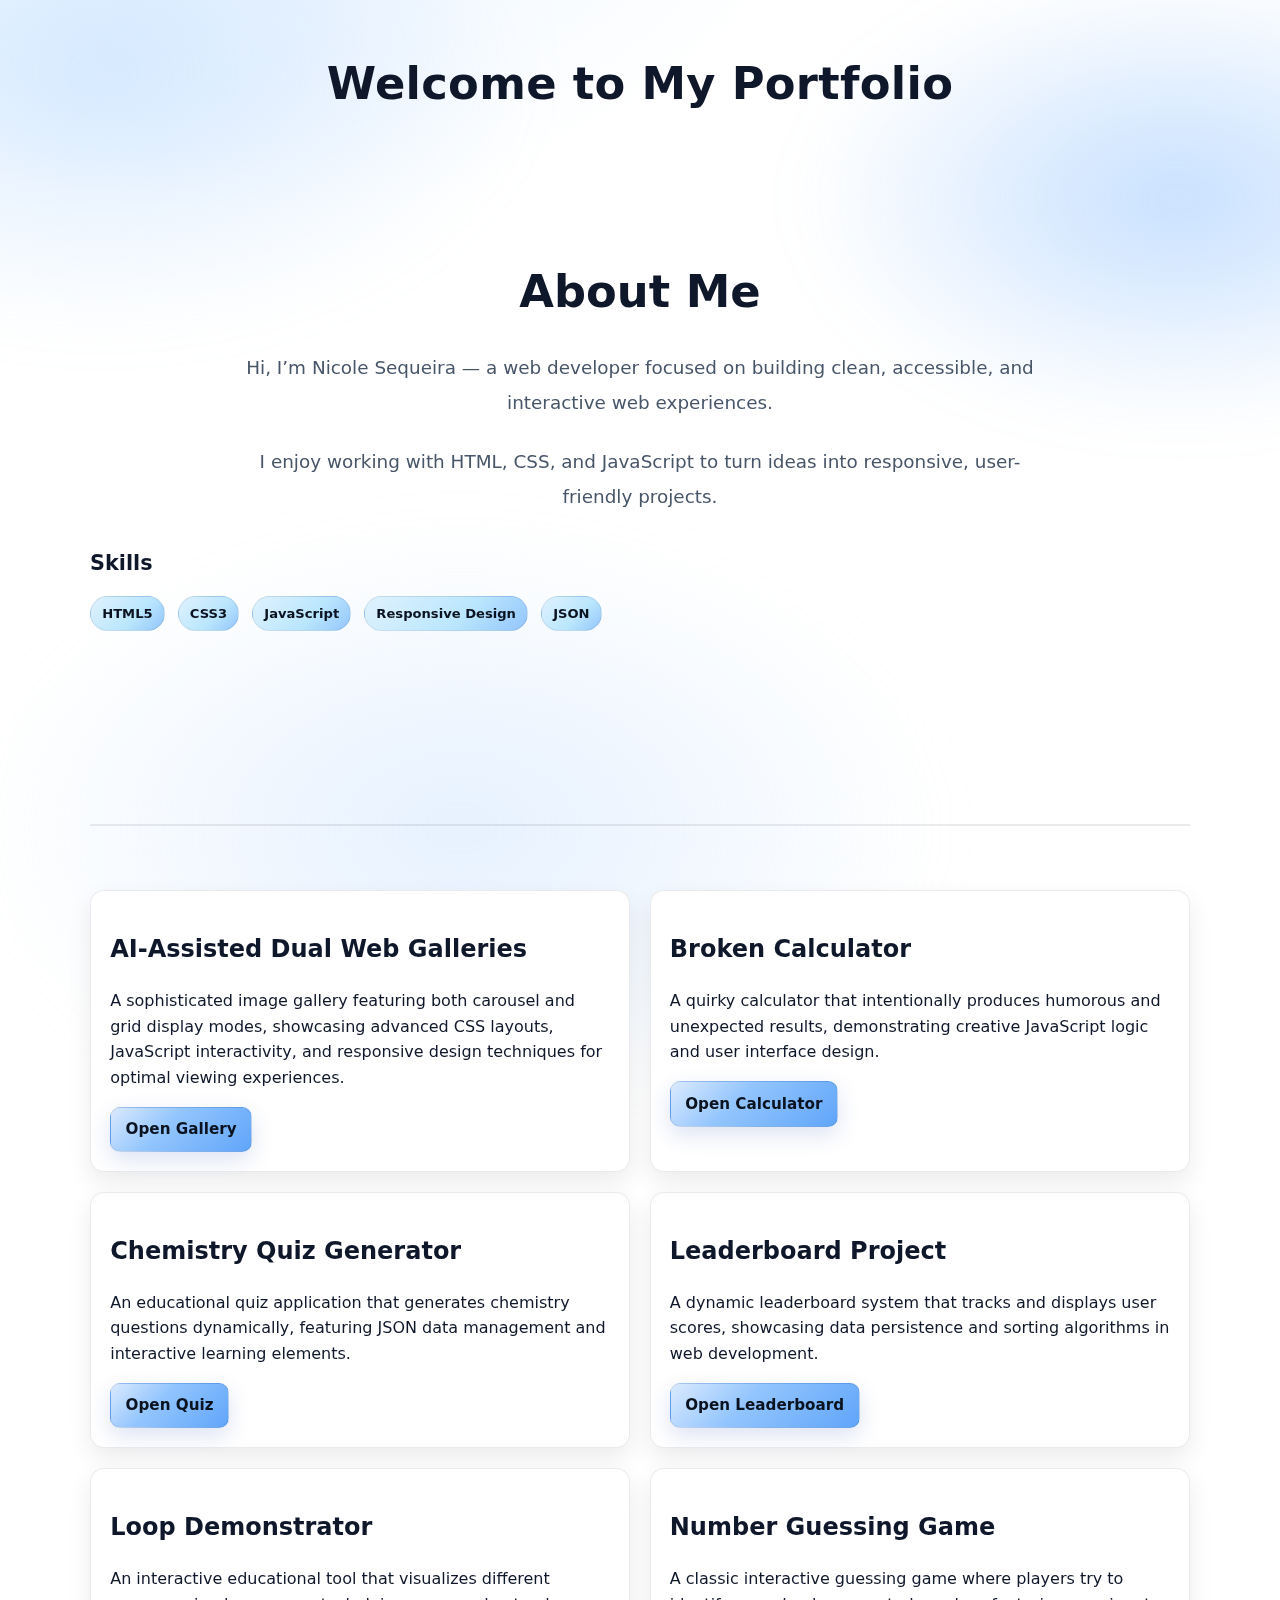
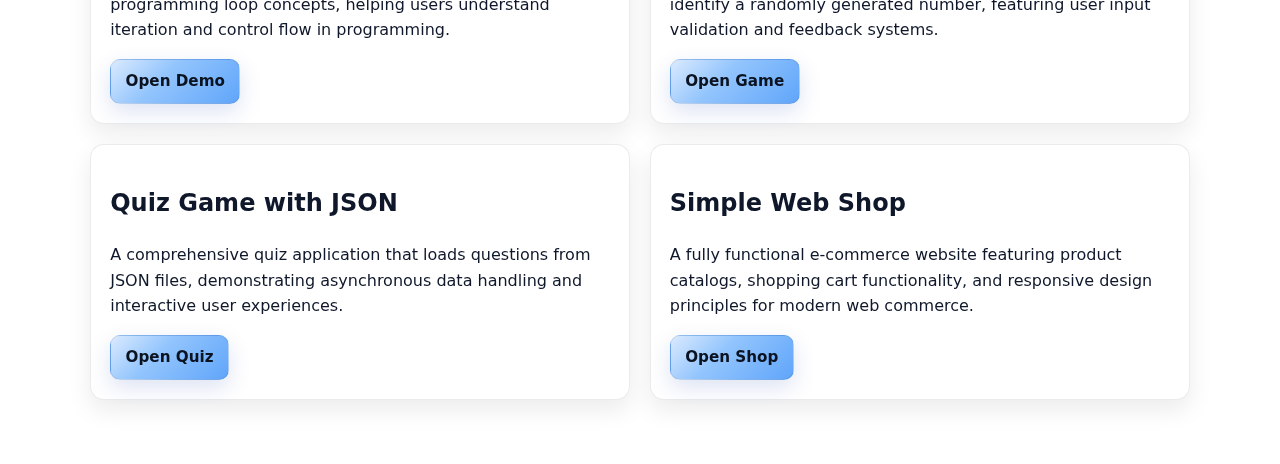
<file: Index.HTML>
<!DOCTYPE html>
<html lang="en">

<head>
    <meta charset="UTF-8">
    <meta name="viewport" content="width=device-width, initial-scale=1.0">
    <title>Website Portfolio</title>
    <link rel="shortcut icon" href="./imgs/star-favicon.png" type="image/x-icon">
    <link rel="stylesheet" href="Main.CSS">
</head>

<body>
    <main class="container">
        <header class="site-header">
            <h1>Welcome to My Portfolio</h1>
        </header>

<section class="about-me" aria-labelledby="about-title">
    <div class="about-content">
        <h2 id="about-title">About Me</h2>
        <p>Hi, I’m Nicole Sequeira — a web developer focused on building clean, accessible, and interactive web experiences.</p>
        <p>I enjoy working with HTML, CSS, and JavaScript to turn ideas into responsive, user-friendly projects.</p>

        <div class="skills">
            <h3>Skills</h3>
            <div class="skill-tags">
                <span class="skill-tag">HTML5</span>
                <span class="skill-tag">CSS3</span>
                <span class="skill-tag">JavaScript</span>
                <span class="skill-tag">Responsive Design</span>
                <span class="skill-tag">JSON</span>
            </div>
        </div>
        
        <!-- Scroll to projects button -->
        <button class="scroll-btn" onclick="document.getElementById('projects').scrollIntoView({behavior: 'smooth'})">
            <span>View My Projects</span>
            <svg width="20" height="20" viewBox="0 0 24 24" fill="none">
                <path d="M7 10l5 5 5-5" stroke="currentColor" stroke-width="2" stroke-linecap="round" stroke-linejoin="round"/>
            </svg>
        </button>
    </div>
</section>

        <section class="projects" id="projects">
            <div class="projects-container">
                <div class="project-card">
                    <h2>AI-Assisted Dual Web Galleries</h2>
                    <p>A sophisticated image gallery featuring both carousel and grid display modes, showcasing advanced CSS layouts, JavaScript interactivity, and responsive design techniques for optimal viewing experiences.</p>
                    <a class="btn" href="/Projects/AI-Assisted Dual Web Galleries/index.html" target="_blank" rel="noopener">Open
                        Gallery</a>
                </div>
                <div class="project-card">
                    <h2>Broken Calculator</h2>
                    <p>A quirky calculator that intentionally produces humorous and unexpected results, demonstrating creative JavaScript logic and user interface design.</p>
                    <a class="btn" href="/Projects/Broken Calculator/index.html" target="_blank" rel="noopener">Open
                        Calculator</a>
                </div>
                <div class="project-card">
                    <H2>Chemistry Quiz Generator</H2>
                    <p>An educational quiz application that generates chemistry questions dynamically, featuring JSON data management and interactive learning elements.</p>
                    <a class="btn" href="/Projects/Chemistry Quiz Generator/index.html" target="_blank" rel="noopener">Open Quiz</a>
                </div>
                 <div class="project-card">
                    <H2>Leaderboard Project</H2>
                    <p>A dynamic leaderboard system that tracks and displays user scores, showcasing data persistence and sorting algorithms in web development.</p>
                    <a class="btn" href="/Projects/Leaderboard Project/index.html" target="_blank" rel="noopener">Open Leaderboard</a>
                </div>
                 <div class="project-card">
                    <H2>Loop Demonstrator</H2>
                    <p>An interactive educational tool that visualizes different programming loop concepts, helping users understand iteration and control flow in programming.</p>
                    <a class="btn" href="/Projects/Loop Demonstrator/index.html" target="_blank" rel="noopener">Open Demo</a>
                </div>
                 <div class="project-card">
                    <H2>Number Guessing Game</H2>
                    <p>A classic interactive guessing game where players try to identify a randomly generated number, featuring user input validation and feedback systems.</p>
                    <a class="btn" href="/Projects/Number Guessing Game/Index.html" target="_blank" rel="noopener">Open Game</a>
                </div>
                 <div class="project-card">
                    <H2>Quiz Game with JSON</H2>
                    <p>A comprehensive quiz application that loads questions from JSON files, demonstrating asynchronous data handling and interactive user experiences.</p>
                    <a class="btn" href="/Projects/Quiz Game with JSON/Index.html" target="_blank" rel="noopener">Open Quiz</a>
                </div>
                 <div class="project-card">
                    <H2>Simple Web Shop</H2>
                    <p>A fully functional e-commerce website featuring product catalogs, shopping cart functionality, and responsive design principles for modern web commerce.</p>
                    <a class="btn" href="/Projects/Simple Web Shop Expansion Project/index.html" target="_blank" rel="noopener">Open Shop</a>
                </div>
            </div>
        </section>
    </main>
</body>

</html>
</file>
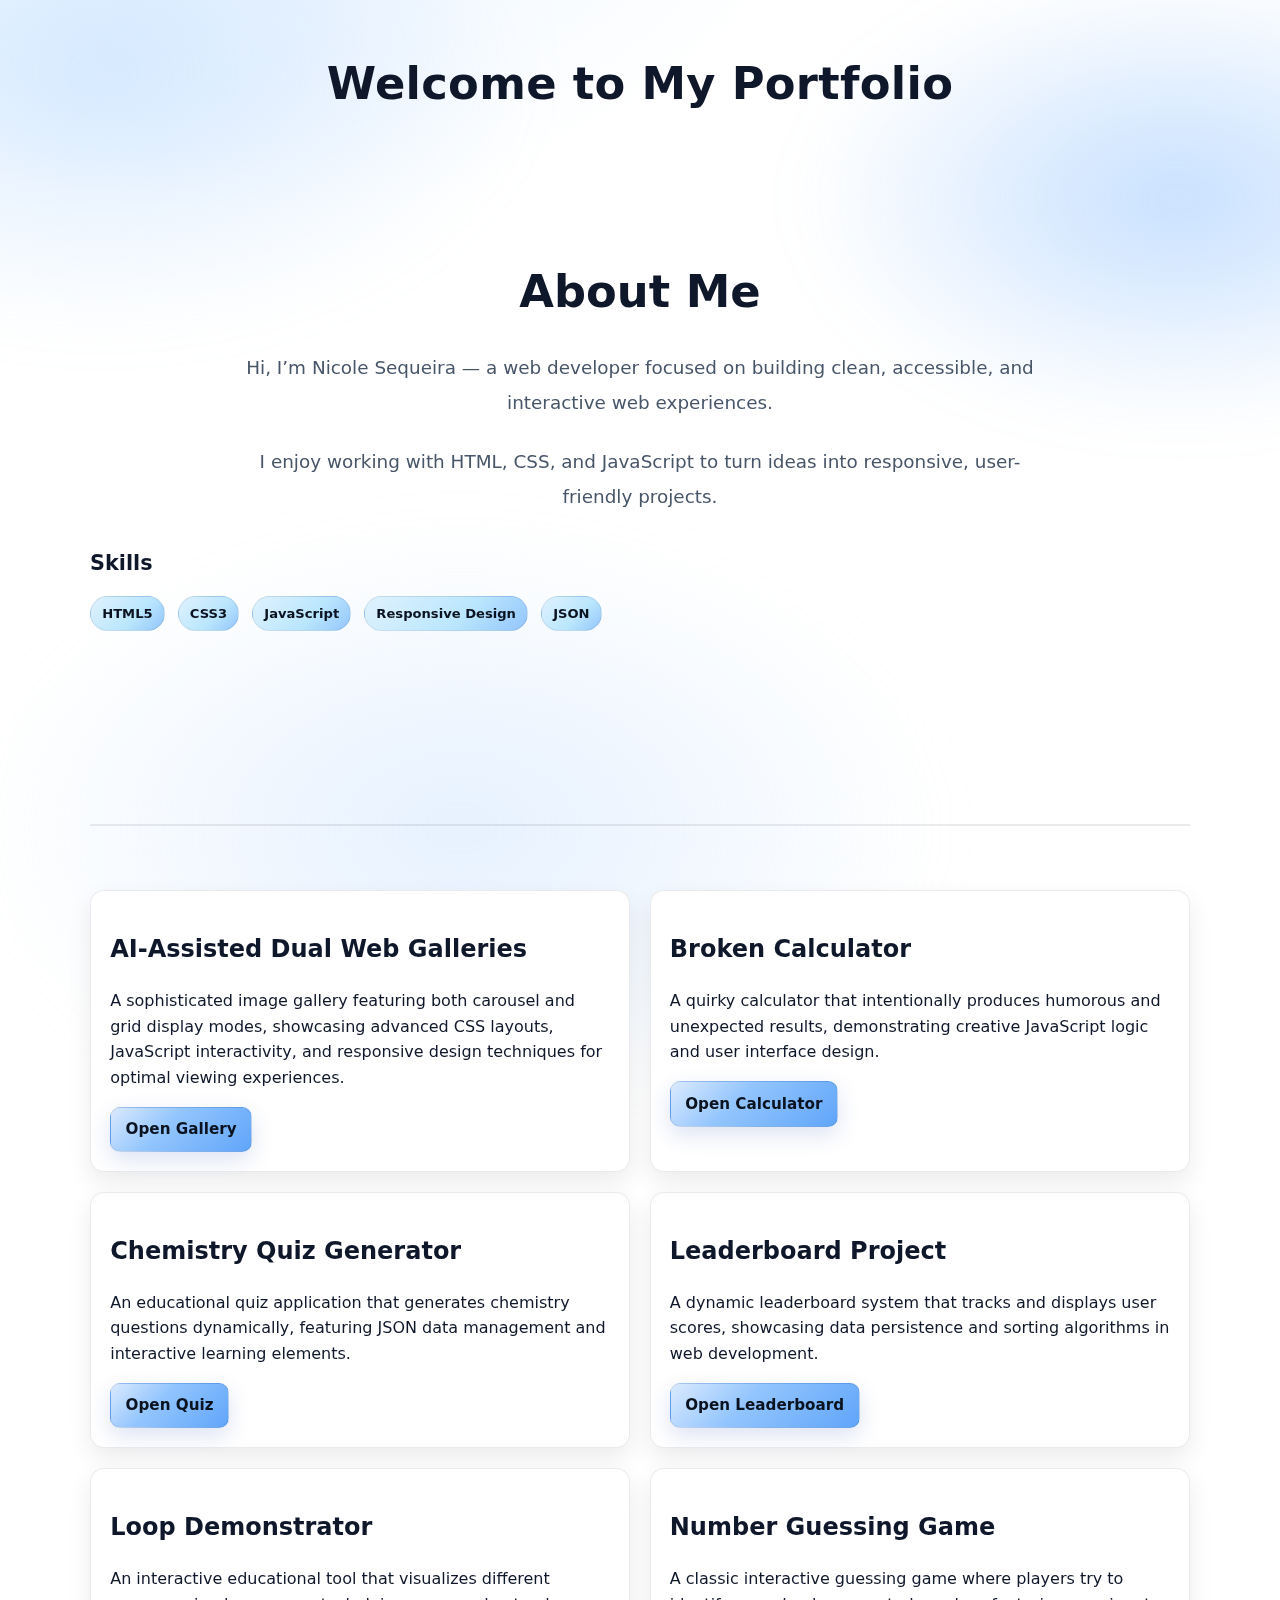
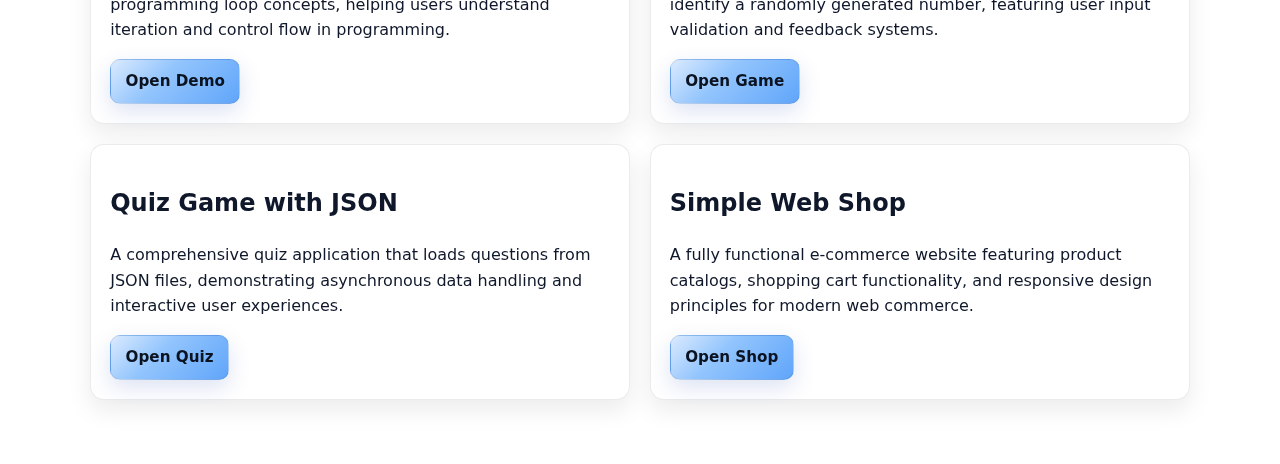
<file: index.html>
<!DOCTYPE html>
<html lang="en">

<head>
    <meta charset="UTF-8">
    <meta name="viewport" content="width=device-width, initial-scale=1.0">
    <title>Website Portfolio</title>
    <link rel="shortcut icon" href="./imgs/star-favicon.png" type="image/x-icon">
    <link rel="stylesheet" href="main.css">
</head>

<body>
    <main class="container">
        <header class="site-header">
            <h1>Welcome to My Portfolio</h1>
        </header>

<section class="about-me" aria-labelledby="about-title">
    <div class="about-content">
        <h2 id="about-title">About Me</h2>
        <p>Hi, I’m Nicole Sequeira — a web developer focused on building clean, accessible, and interactive web experiences.</p>
        <p>I enjoy working with HTML, CSS, and JavaScript to turn ideas into responsive, user-friendly projects.</p>

        <div class="skills">
            <h3>Skills</h3>
            <div class="skill-tags">
                <span class="skill-tag">HTML5</span>
                <span class="skill-tag">CSS3</span>
                <span class="skill-tag">JavaScript</span>
                <span class="skill-tag">Responsive Design</span>
                <span class="skill-tag">JSON</span>
            </div>
        </div>
        
        <!-- Scroll to projects button -->
        <button class="scroll-btn" onclick="document.getElementById('projects').scrollIntoView({behavior: 'smooth'})">
            <span>View My Projects</span>
            <svg width="20" height="20" viewBox="0 0 24 24" fill="none">
                <path d="M7 10l5 5 5-5" stroke="currentColor" stroke-width="2" stroke-linecap="round" stroke-linejoin="round"/>
            </svg>
        </button>
    </div>
</section>

        <section class="projects" id="projects">
            <div class="projects-container">
                <div class="project-card">
                    <h2>AI-Assisted Dual Web Galleries</h2>
                    <p>A sophisticated image gallery featuring both carousel and grid display modes, showcasing advanced CSS layouts, JavaScript interactivity, and responsive design techniques for optimal viewing experiences.</p>
                    <a class="btn" href="/Projects/AI-Assisted Dual Web Galleries/index.html" target="_blank" rel="noopener">Open
                        Gallery</a>
                </div>
                <div class="project-card">
                    <h2>Broken Calculator</h2>
                    <p>A quirky calculator that intentionally produces humorous and unexpected results, demonstrating creative JavaScript logic and user interface design.</p>
                    <a class="btn" href="/Projects/Broken Calculator/index.html" target="_blank" rel="noopener">Open
                        Calculator</a>
                </div>
                <div class="project-card">
                    <H2>Chemistry Quiz Generator</H2>
                    <p>An educational quiz application that generates chemistry questions dynamically, featuring JSON data management and interactive learning elements.</p>
                    <a class="btn" href="/Projects/Chemistry Quiz Generator/index.html" target="_blank" rel="noopener">Open Quiz</a>
                </div>
                 <div class="project-card">
                    <H2>Leaderboard Project</H2>
                    <p>A dynamic leaderboard system that tracks and displays user scores, showcasing data persistence and sorting algorithms in web development.</p>
                    <a class="btn" href="/Projects/Leaderboard Project/index.html" target="_blank" rel="noopener">Open Leaderboard</a>
                </div>
                 <div class="project-card">
                    <H2>Loop Demonstrator</H2>
                    <p>An interactive educational tool that visualizes different programming loop concepts, helping users understand iteration and control flow in programming.</p>
                    <a class="btn" href="/Projects/Loop Demonstrator/index.html" target="_blank" rel="noopener">Open Demo</a>
                </div>
                 <div class="project-card">
                    <H2>Number Guessing Game</H2>
                    <p>A classic interactive guessing game where players try to identify a randomly generated number, featuring user input validation and feedback systems.</p>
                    <a class="btn" href="/Projects/Number Guessing Game/Index.html" target="_blank" rel="noopener">Open Game</a>
                </div>
                 <div class="project-card">
                    <H2>Quiz Game with JSON</H2>
                    <p>A comprehensive quiz application that loads questions from JSON files, demonstrating asynchronous data handling and interactive user experiences.</p>
                    <a class="btn" href="/Projects/Quiz Game with JSON/Index.html" target="_blank" rel="noopener">Open Quiz</a>
                </div>
                 <div class="project-card">
                    <H2>Simple Web Shop</H2>
                    <p>A fully functional e-commerce website featuring product catalogs, shopping cart functionality, and responsive design principles for modern web commerce.</p>
                    <a class="btn" href="/Projects/Simple Web Shop Expansion Project/index.html" target="_blank" rel="noopener">Open Shop</a>
                </div>
            </div>
        </section>
    </main>
</body>

</html>
</file>
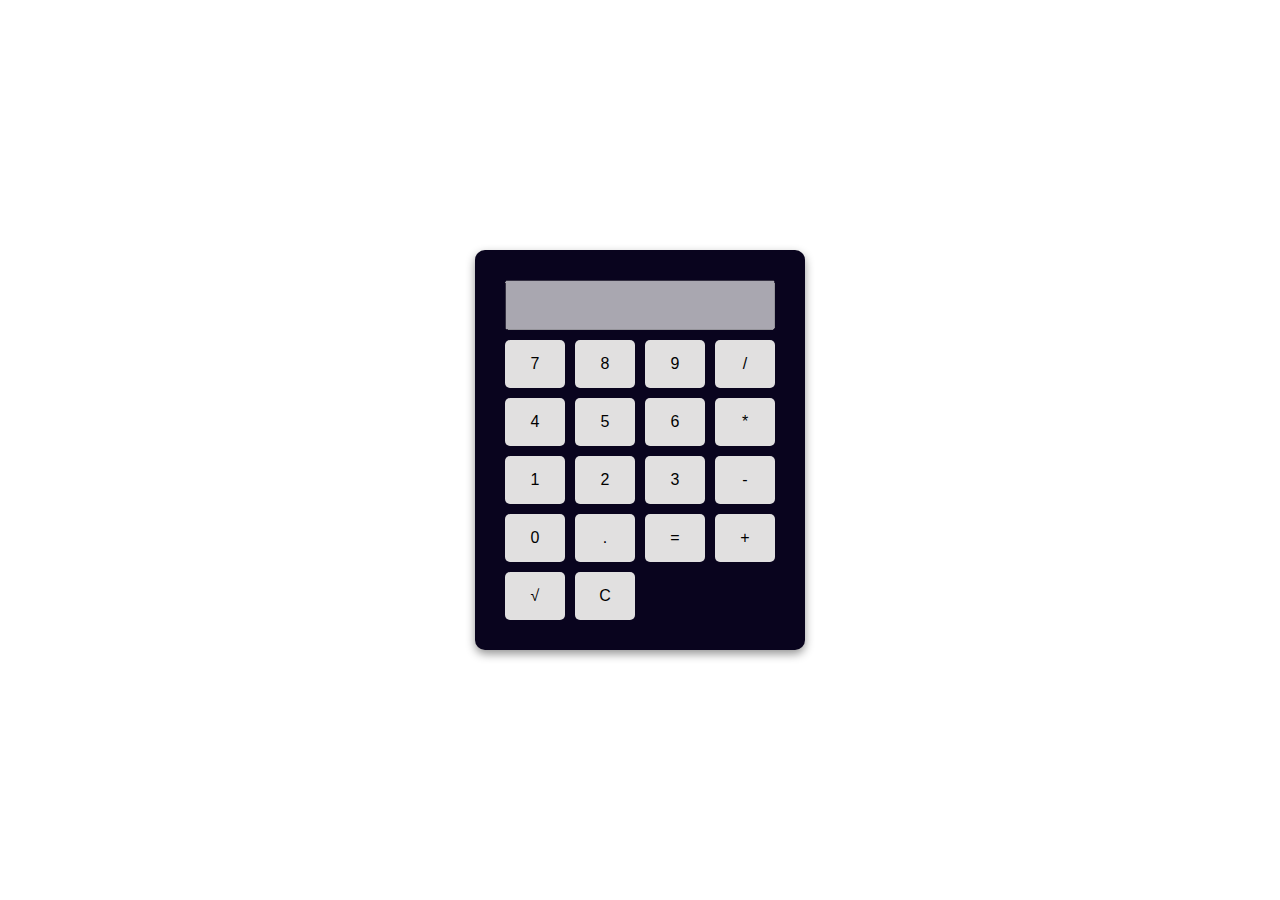
<file: Projects/Broken Calculator/index.html>
<!DOCTYPE html>
<html lang="en">

<head>
    <meta charset="UTF-8">
    <meta name="viewport" content="width=device-width, initial-scale=1.0">
    <title>Broken Calculator Starter</title>
    <link rel="stylesheet" href="Main.css">
</head>

<body>
    <div class="calculator">
        <input type="text" id="display" class="display" disabled>
        <div class="buttons">
            <button>7</button>
            <button>8</button>
            <button>9</button>
            <button>/</button>
            <button>4</button>
            <button>5</button>
            <button>6</button>
            <button>*</button>
            <button>1</button>
            <button>2</button>
            <button>3</button>
            <button>-</button>
            <button>0</button>
            <button>.</button>
            <button>=</button>
            <button>+</button>
            <button id="sqrt">√</button>
            <button id="clear">C</button>
        </div>
    </div>
    <script src="Script.js"></script>
</body>

</html>
</file>
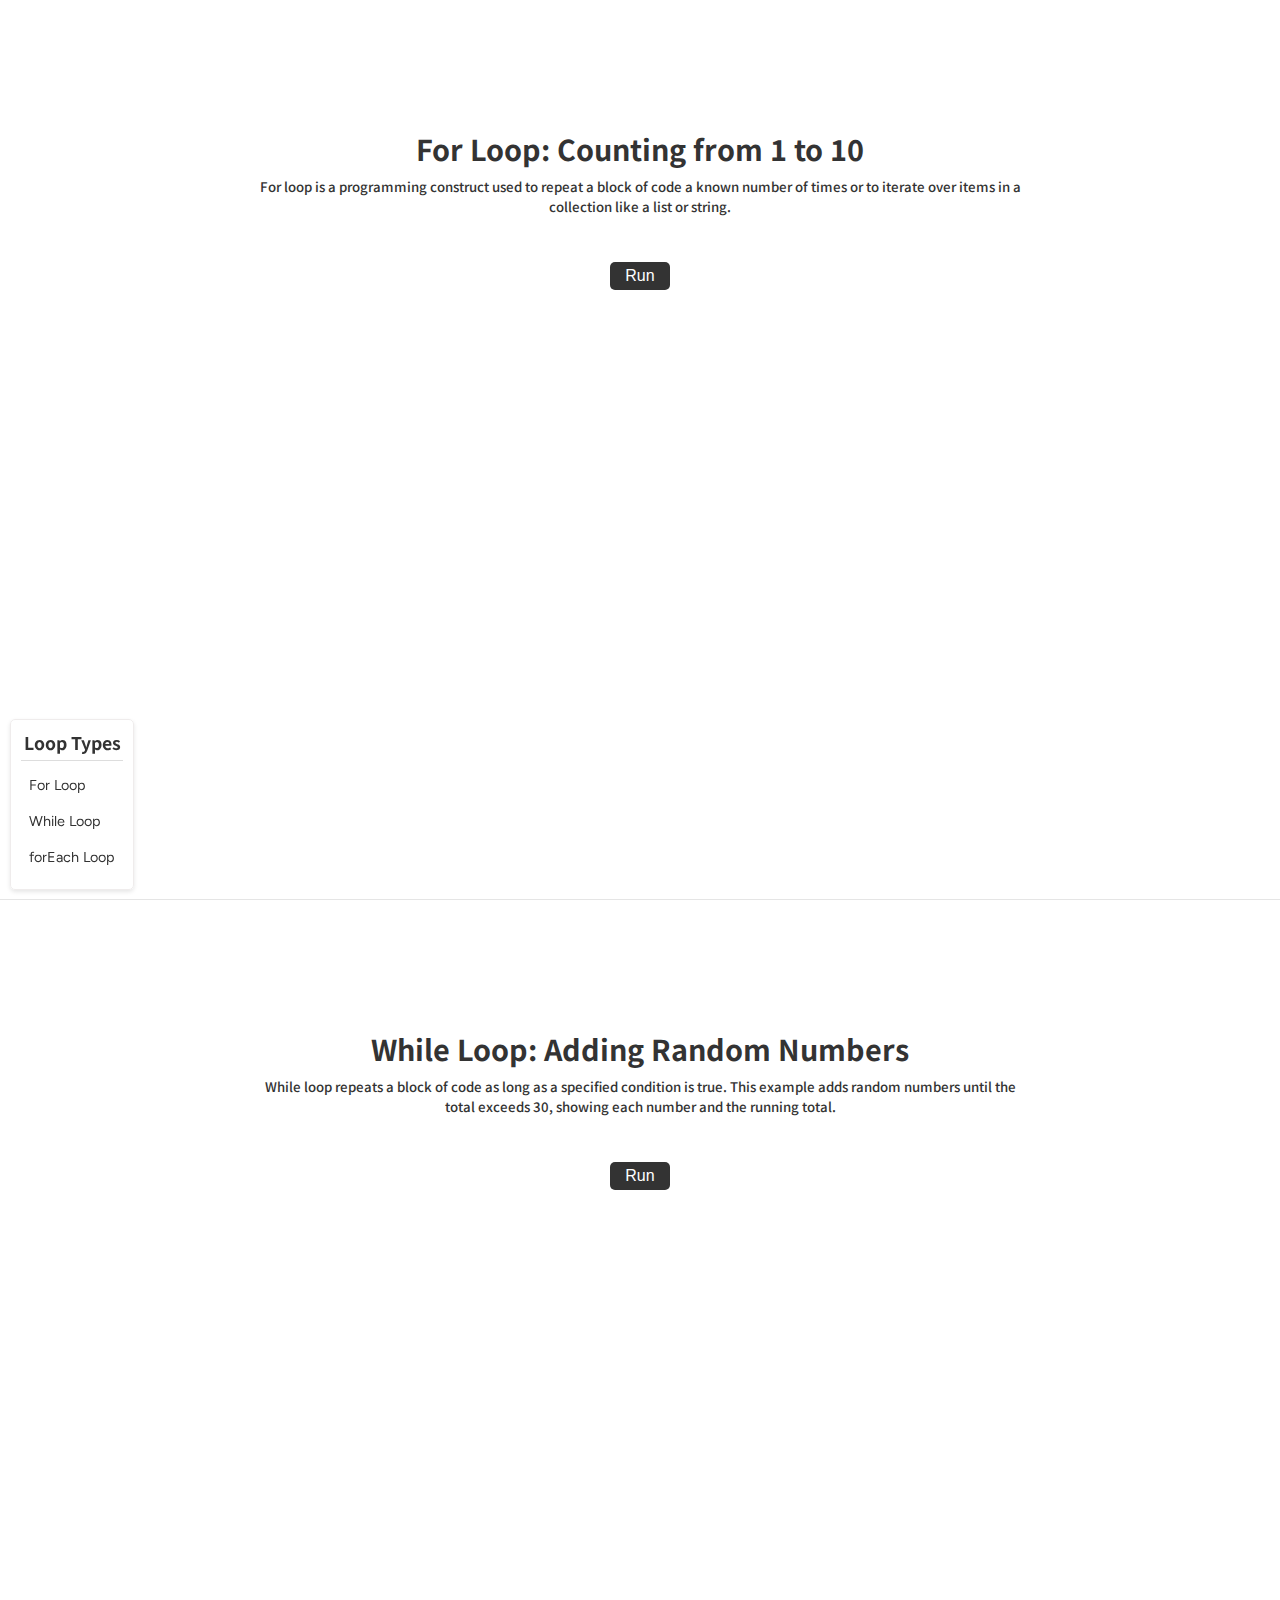
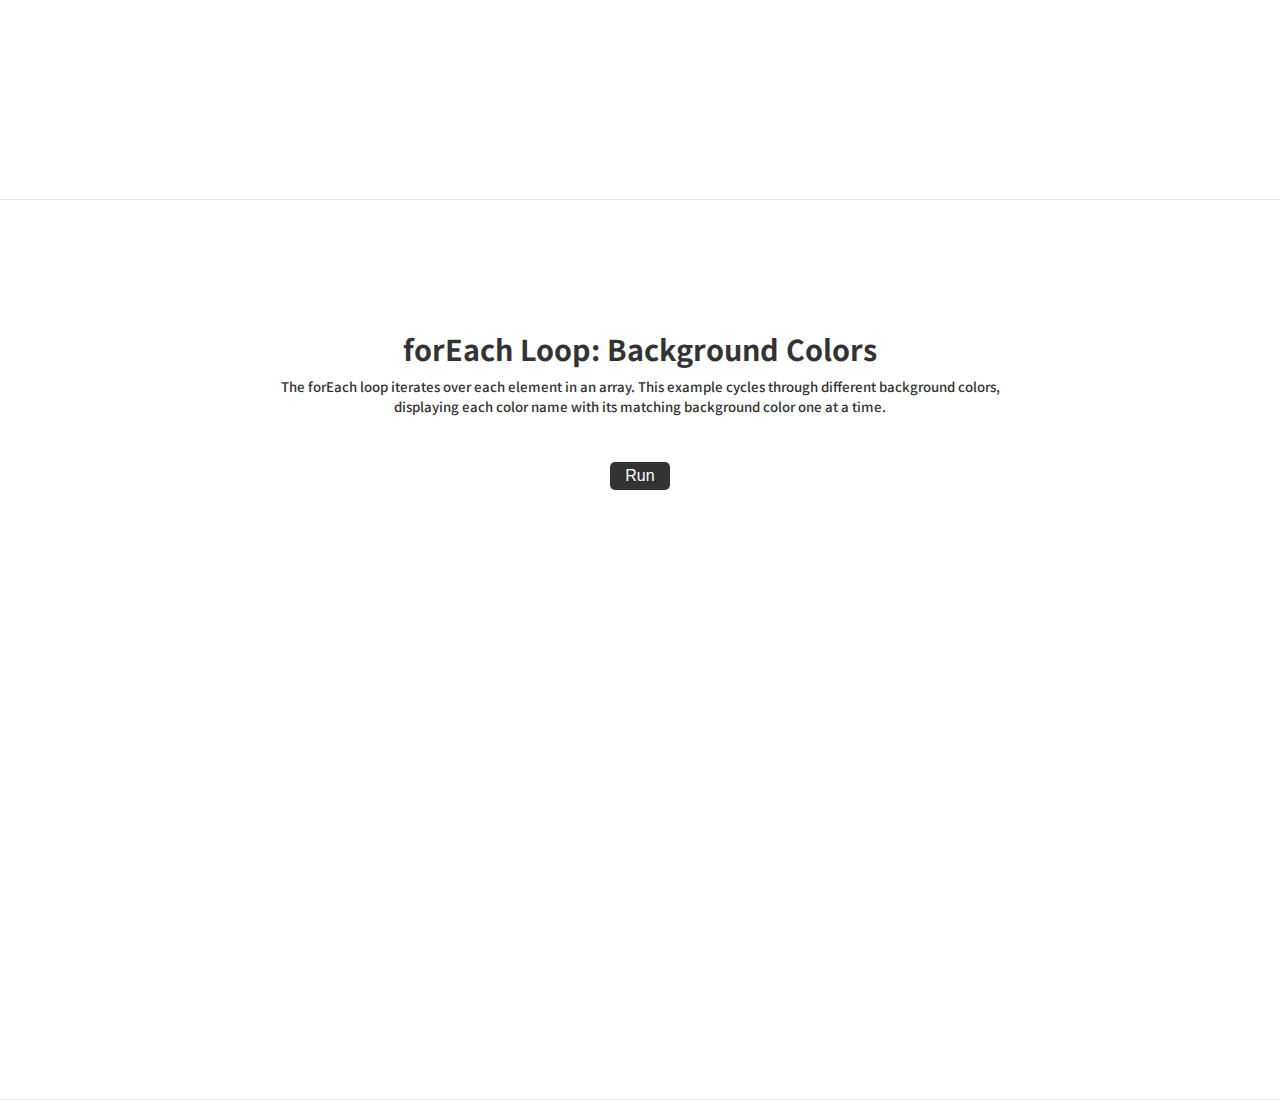
<file: Projects/Loop Demonstrator/index.html>
<!DOCTYPE html>
<html lang="en">
<head>
    <meta charset="UTF-8">
    <meta name="viewport" content="width=device-width, initial-scale=1.0">
    <title>Loop Demonstrator</title>
    <link rel="stylesheet" href="main.css">
</head>
<body>
    <nav>
        <h3>Loop Types</h3>
        <ul>
            <li><a href="#for-loop">For Loop</a></li>
            <li><a href="#while-loop">While Loop</a></li>
            <li><a href="#forEach-loop">forEach Loop</a></li>
        </ul>
    </nav>

    <div class="for-loop-container" id="for-loop">
        <h2>For Loop: Counting from 1 to 10</h2>
                <h5> For loop is a programming construct used to repeat a block of code a known number of times or to iterate over items in a collection like a list or string. </h5>

        <div class="output"></div>
<button onclick="runForLoop()">Run</button>  
    </div>

    <div class="while-loop-container" id="while-loop">
        <h2>While Loop: Adding Random Numbers</h2>
        <h5>While loop repeats a block of code as long as a specified condition is true. This example adds random numbers until the total exceeds 30, showing each number and the running total.</h5>
        <div class="output"></div>
<button onclick="runWhileLoop()">Run</button>
    </div>

    <div class="forEach-loop-container" id="forEach-loop">
        <h2>forEach Loop: Background Colors</h2>
        <h5>The forEach loop iterates over each element in an array. This example cycles through different background colors, displaying each color name with its matching background color one at a time.</h5>
        <div class="output"></div>
<button onclick="runForEachLoop()">Run</button>
    </div>

    <script src="./script.js"></script>
</body>
</html>
</file>
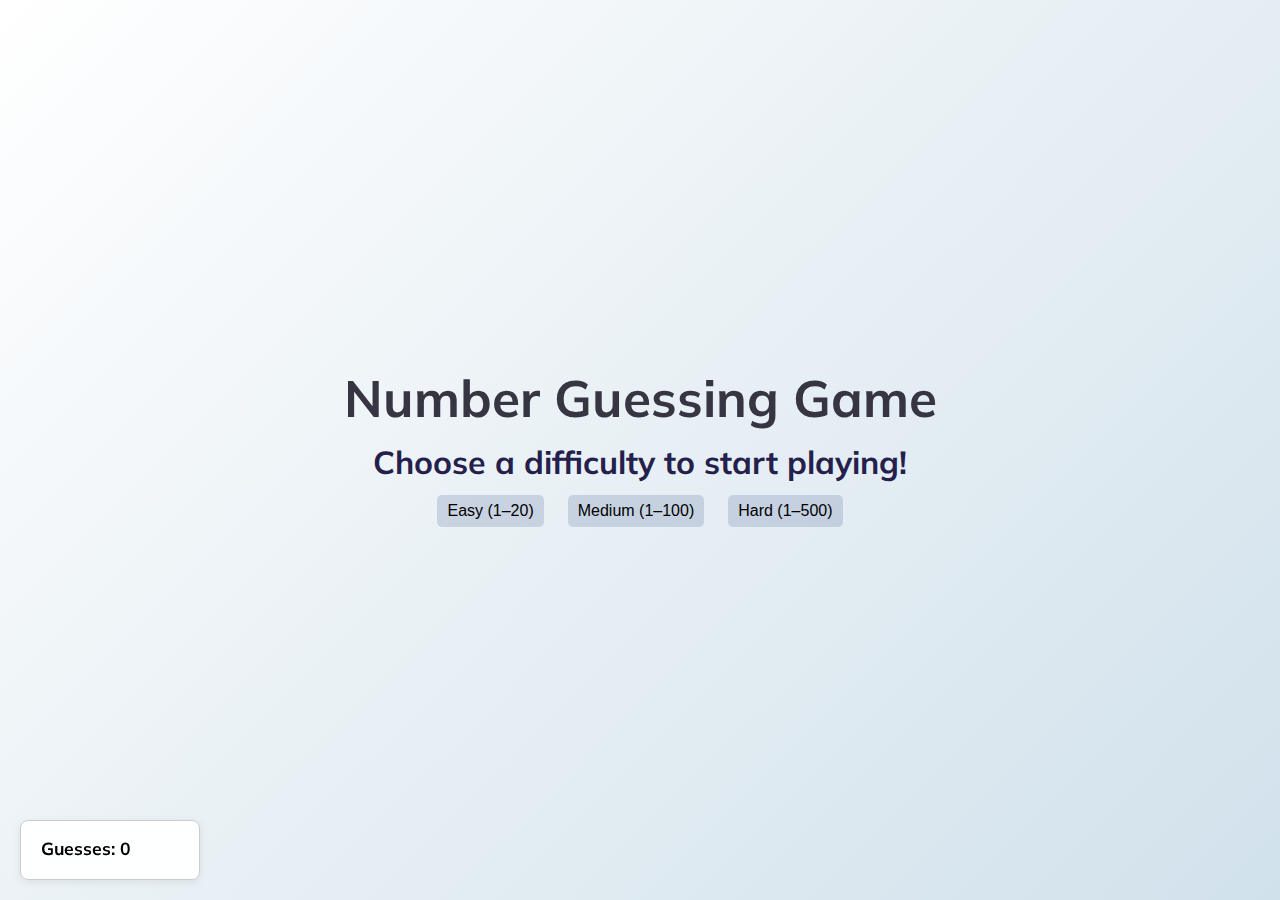
<file: Projects/Number Guessing Game/Index.html>
<!DOCTYPE html>
<html lang="en">

<head>
    <meta charset="UTF-8">
    <meta name="viewport" content="width=device-width, initial-scale=1.0">
    <title>AI Number Guessing Game</title>
    <link rel="stylesheet" href="./Main.css">
</head>

<body>

    <h1>Number Guessing Game</h1>
    <h3 id="gameRangeText">Choose a difficulty to start playing!</h3>


    <div class="difficulty-select">
        <button id="easyBtn">Easy (1–20)</button>
        <button id="mediumBtn">Medium (1–100)</button>
        <button id="hardBtn">Hard (1–500)</button>
    </div>

    <div class="guess-input" style="display:none;">
        <input type="text" placeholder="Enter your guess here">
    </div>

    <div class="play-again">
        <button id="playAgainButton" style="display:none;">Play Again</button>
    </div>
    <div id="guessCounter" class="guess-counter">
        <h4>Guesses: <span id="guessCount">0</span></h4>
        <ul id="guessHistory"></ul>
    </div>
    <script src="./Script.js"></script>
</body>

</html>
</file>
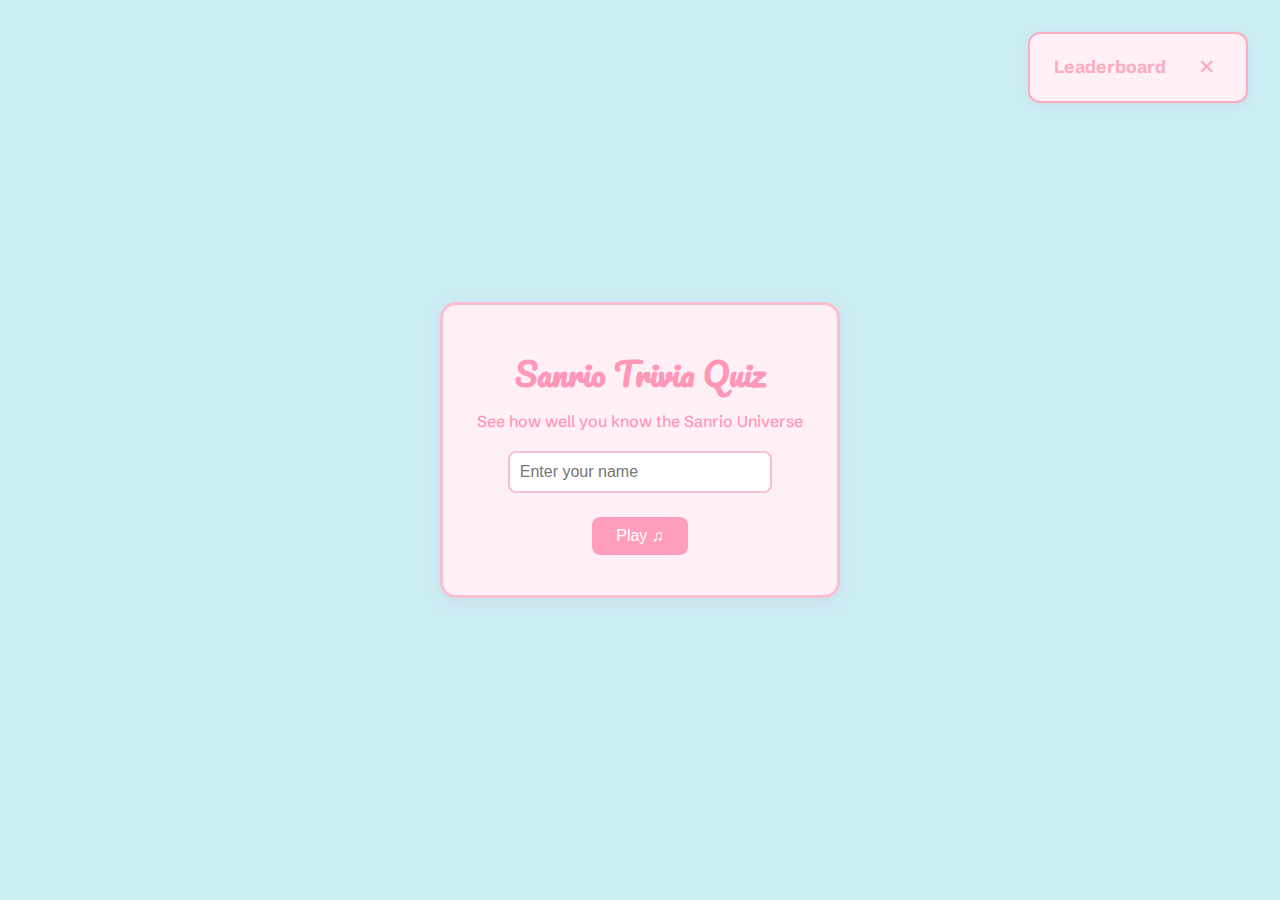
<file: Projects/Quiz Game with JSON/Index.html>
<!DOCTYPE html>
<html lang="en">
<head>
    <meta charset="UTF-8">
    <meta name="viewport" content="width=device-width, initial-scale=1.0">
    <title>Sanrio Trivia Quiz</title>
    <link rel="stylesheet" href="./Main.css">
</head>
<body>
    <div class="main-page" id="main-page">
        <div class="main-content">
            <h1>Sanrio Trivia Quiz</h1>
            <h4>See how well you know the Sanrio Universe</h4>
            <input type="text" id="username" placeholder="Enter your name" />
            <button id="start-btn">Play ♫</button>
        </div>
    </div>
    <div id="quiz-container"></div>
    <div id="leaderboard-container">
        <div class="leaderboard-header">
            <span>Leaderboard</span>
            <button id="clear-leaderboard-btn" title="Clear Leaderboard">✕</button>
        </div>
        <ul id="leaderboard-list"></ul>
    </div>

    <script src="./Script.js"></script>
</body>
</html>
</file>
<file: Main.CSS>
﻿* {
    box-sizing: border-box;
}

html,
body {
    margin: 0;
    padding: 0;
}

body {
    font-family: ui-sans-serif, system-ui, -apple-system, Segoe UI, Roboto, Helvetica, Arial, "Apple Color Emoji", "Segoe UI Emoji";
    color: var(--text);
    background:
        radial-gradient(1000px 700px at 20% -10%, #eaf4ff 0%, #ffffff 60%),
        radial-gradient(700px 500px at 110% 10%, #f0f8ff 0%, #ffffff 60%),
        var(--bg);
    min-height: 100vh;
    line-height: 1.6;
    -webkit-font-smoothing: antialiased;
    -moz-osx-font-smoothing: grayscale;
    position: relative;
}

/* Subtle moving background */
body::before {
    content: "";
    position: fixed;
    inset: -20% -20% -20% -20%;
    z-index: 0;
    background: radial-gradient(40% 35% at 20% 20%, rgba(147, 197, 253, 0.35), transparent 60%),
                radial-gradient(35% 30% at 80% 30%, rgba(96, 165, 250, 0.35), transparent 60%),
                radial-gradient(45% 40% at 40% 80%, rgba(191, 219, 254, 0.4), transparent 60%);
    filter: blur(30px) saturate(1.05);
    animation: float-blobs 24s ease-in-out infinite alternate;
    pointer-events: none;
}

@keyframes float-blobs {
    0% { transform: translate3d(0, 0, 0) scale(1); }
    35% { transform: translate3d(-2%, 1%, 0) scale(1.02); }
    70% { transform: translate3d(1%, -1.5%, 0) scale(1.03); }
    100% { transform: translate3d(0.5%, 0.5%, 0) scale(1.01); }
}

@media (prefers-reduced-motion: reduce) {
    body::before { animation: none; }
}

:root {
    /* Light blue + white theme */
    --bg: #f7fbff;                /* page background base */
    --bg-accent: #eaf4ff;         /* light accent */
    --text: #0f172a;              /* slate-900 */
    --muted: #475569;             /* slate-600 */
    --card: #ffffff;              /* white cards */
    --card-border: rgba(2, 6, 23, 0.08); /* subtle dark border */
    --primary: #60a5fa;           /* light blue */
    --shadow: 0 10px 25px rgba(2, 6, 23, 0.08);
    --radius: 14px;
}

.container {
    width: min(1100px, 92%);
    margin: 0 auto;
    padding: 3rem 0 4rem;
    position: relative; /* keep content above animated bg */
    z-index: 1;
}

.site-header {
    text-align: center;
    margin-bottom: 2rem;


    h1 {
        font-size: clamp(2.8rem, 2.5vw, 2.6rem);
        letter-spacing: 0.3px;
        margin: 0 0 0.9rem;
        padding-bottom: 2rem;
    }

    .p {
        color: var(--muted);
        margin: 0;
        font-size: 1.02rem;
    }
}

.projects-container {
    display: grid;
    grid-template-columns: repeat(2, 1fr);
    gap: 1.2rem;
    margin-top: 2rem;
}

.project-card {
    background: var(--card);
    border: 1px solid var(--card-border);
    backdrop-filter: saturate(1.1);
    -webkit-backdrop-filter: saturate(1.1);
    padding: 1.2rem;
    border-radius: var(--radius);
    text-align: left;
    box-shadow: var(--shadow);
    transform: translateY(0);
    transition: transform .25s ease, box-shadow .25s ease, border-color .25s ease, background .25s ease;


    .h2 {
        font-size: 1.1rem;
        margin: 0 0 .6rem;
    }

    .p {
        color: var(--muted);
        margin: 0 0 1rem;
        font-size: .95rem;
    }
}

.project-card:hover {
    transform: translateY(-4px);
    box-shadow: 0 16px 30px rgba(2, 6, 23, 0.15);
    border-color: rgba(2, 6, 23, 0.16);
    background: #ffffff;
}

a.btn {
    display: inline-flex;
    align-items: center;
    justify-content: center;
    gap: .5rem;
    padding: .6rem .9rem;
    border-radius: 10px;
    color: #0b1220;
    background: linear-gradient(135deg, #dbeafe 0%, #93c5fd 40%, #60a5fa 100%);
    text-decoration: none;
    font-weight: 600;
    font-size: .95rem;
    border: 1px solid rgba(2, 6, 23, 0.08);
    transition: filter .2s ease, transform .2s ease, box-shadow .2s ease;
    box-shadow: 0 8px 22px rgba(30, 64, 175, 0.15);


    a.btn:hover {
        filter: brightness(1.06);
        transform: translateY(-1px);
    }

    a.btn:active {
        transform: translateY(0);
    }

    a {
        color: #2563eb; /* blue-600 */
    }
}

@media (max-width: 768px) {
    .projects-container {
        grid-template-columns: 1fr;
    }
}

@media (max-width: 640px) {
    .container {
        padding: 2rem 0 3rem;
    }

    .project-card {
        padding: 1rem;
    }
}

/* About Me */
.about-me {
    margin: 3rem 0 4rem;
    padding: 2rem 0 2rem;
    border-bottom: 2px solid var(--card-border);
    min-height: 60vh;
}

.about-content {
    background: transparent;
    border: none;
    backdrop-filter: none;
    -webkit-backdrop-filter: none;
    padding: 1.5rem 0;
    border-radius: 0;
    box-shadow: none;
    max-width: 1200px;
    margin: 0 auto;
}

.about-content h2 {
    margin: 0 0 1.5rem;
    font-size: clamp(2rem, 4vw, 2.8rem);
    text-align: center;
}

.about-content p {
    margin: 0 0 1.5rem;
    line-height: 1.9;
    font-size: 1.15rem;
    color: var(--muted);
    max-width: 800px;
    margin-left: auto;
    margin-right: auto;
    text-align: center;
}

.skills {
    margin-top: 2rem;
    text-align: left;
}

.skills h3 {
    margin: 0 0 1rem;
    font-size: 1.3rem;
}

.skill-tags {
    display: flex;
    flex-wrap: wrap;
    gap: .8rem;
    justify-content: flex-start;
    margin-bottom: 6rem;
}

.skill-tag {
    display: inline-block;
    padding: .35rem .7rem;
    border-radius: 999px;
    background: linear-gradient(135deg, #e0f2fe 0%, #bae6fd 60%, #93c5fd 100%);
    color: #0b1220;
    font-weight: 600;
    font-size: .82rem;
    border: 1px solid rgba(2, 6, 23, 0.08);
}

@media (max-width: 640px) {
    .about-content {
        padding: 1.1rem;
    }
}

/* Hero heading: entrance animation + underline sweep */
.site-header h1 {
    position: relative;
    will-change: transform, opacity;
    animation: h1-enter 900ms cubic-bezier(0.22, 1, 0.36, 1) 80ms both;
}

.site-header h1::after {
    content: "";
    position: absolute;
    left: 50%;
    bottom: -10px;
    height: 3px;
    width: 0;
    transform: translateX(-50%);
    background: linear-gradient(90deg, #dbeafe, #93c5fd, var(--primary));
    border-radius: 2px;
    animation: h1-underline 900ms ease-out 260ms both;
}

@keyframes h1-enter {
    from { opacity: 0; transform: translateY(16px) scale(0.985); }
    to   { opacity: 1; transform: translateY(0) scale(1); }
}

@keyframes h1-underline {
    from { width: 0; opacity: 0; }
    to   { width: 60%; opacity: 1; }
}

@media (prefers-reduced-motion: reduce) {
    .site-header h1 { animation: none; }
    .site-header h1::after { animation: none; width: 60%; }
}

/* Scroll to projects button */
.scroll-btn {
    display: flex;
    align-items: center;
    justify-content: center;
    gap: 0.3rem;
    margin: 1.5rem auto 0;
    padding: 0.6rem 1.2rem;
    background: linear-gradient(135deg, #dbeafe 0%, #93c5fd 40%, #60a5fa 100%);
    color: #0b1220;
    border: 1px solid rgba(2, 6, 23, 0.08);
    border-radius: 50px;
    font-size: 0.85rem;
    font-weight: 600;
    cursor: pointer;
    box-shadow: 0 6px 16px rgba(30, 64, 175, 0.12);
    transition: all 0.3s ease;
    opacity: 0;
    transform: translateY(20px);
    animation: fadeInUp 0.6s ease-out 3s forwards;
}

.scroll-btn:hover {
    transform: translateY(-2px);
    box-shadow: 0 12px 30px rgba(30, 64, 175, 0.2);
    filter: brightness(1.05);
}

.scroll-btn:active {
    transform: translateY(0);
}

.scroll-btn svg {
    transition: transform 0.3s ease;
}

.scroll-btn:hover svg {
    transform: translateY(2px);
}

@keyframes fadeInUp {
    to {
        opacity: 1;
        transform: translateY(0);
    }
}

@media (prefers-reduced-motion: reduce) {
    .scroll-btn {
        animation: none;
        opacity: 1;
        transform: translateY(0);
    }
}

@media (max-width: 640px) {
    .scroll-btn {
        padding: 0.5rem 1rem;
        font-size: 0.8rem;
    }
}
</file>
<file: main.css>
﻿* {
    box-sizing: border-box;
}

html,
body {
    margin: 0;
    padding: 0;
}

body {
    font-family: ui-sans-serif, system-ui, -apple-system, Segoe UI, Roboto, Helvetica, Arial, "Apple Color Emoji", "Segoe UI Emoji";
    color: var(--text);
    background:
        radial-gradient(1000px 700px at 20% -10%, #eaf4ff 0%, #ffffff 60%),
        radial-gradient(700px 500px at 110% 10%, #f0f8ff 0%, #ffffff 60%),
        var(--bg);
    min-height: 100vh;
    line-height: 1.6;
    -webkit-font-smoothing: antialiased;
    -moz-osx-font-smoothing: grayscale;
    position: relative;
}

/* Subtle moving background */
body::before {
    content: "";
    position: fixed;
    inset: -20% -20% -20% -20%;
    z-index: 0;
    background: radial-gradient(40% 35% at 20% 20%, rgba(147, 197, 253, 0.35), transparent 60%),
                radial-gradient(35% 30% at 80% 30%, rgba(96, 165, 250, 0.35), transparent 60%),
                radial-gradient(45% 40% at 40% 80%, rgba(191, 219, 254, 0.4), transparent 60%);
    filter: blur(30px) saturate(1.05);
    animation: float-blobs 24s ease-in-out infinite alternate;
    pointer-events: none;
}

@keyframes float-blobs {
    0% { transform: translate3d(0, 0, 0) scale(1); }
    35% { transform: translate3d(-2%, 1%, 0) scale(1.02); }
    70% { transform: translate3d(1%, -1.5%, 0) scale(1.03); }
    100% { transform: translate3d(0.5%, 0.5%, 0) scale(1.01); }
}

@media (prefers-reduced-motion: reduce) {
    body::before { animation: none; }
}

:root {
    /* Light blue + white theme */
    --bg: #f7fbff;                /* page background base */
    --bg-accent: #eaf4ff;         /* light accent */
    --text: #0f172a;              /* slate-900 */
    --muted: #475569;             /* slate-600 */
    --card: #ffffff;              /* white cards */
    --card-border: rgba(2, 6, 23, 0.08); /* subtle dark border */
    --primary: #60a5fa;           /* light blue */
    --shadow: 0 10px 25px rgba(2, 6, 23, 0.08);
    --radius: 14px;
}

.container {
    width: min(1100px, 92%);
    margin: 0 auto;
    padding: 3rem 0 4rem;
    position: relative; /* keep content above animated bg */
    z-index: 1;
}

.site-header {
    text-align: center;
    margin-bottom: 2rem;


    h1 {
        font-size: clamp(2.8rem, 2.5vw, 2.6rem);
        letter-spacing: 0.3px;
        margin: 0 0 0.9rem;
        padding-bottom: 2rem;
    }

    .p {
        color: var(--muted);
        margin: 0;
        font-size: 1.02rem;
    }
}

.projects-container {
    display: grid;
    grid-template-columns: repeat(2, 1fr);
    gap: 1.2rem;
    margin-top: 2rem;
}

.project-card {
    background: var(--card);
    border: 1px solid var(--card-border);
    backdrop-filter: saturate(1.1);
    -webkit-backdrop-filter: saturate(1.1);
    padding: 1.2rem;
    border-radius: var(--radius);
    text-align: left;
    box-shadow: var(--shadow);
    transform: translateY(0);
    transition: transform .25s ease, box-shadow .25s ease, border-color .25s ease, background .25s ease;


    .h2 {
        font-size: 1.1rem;
        margin: 0 0 .6rem;
    }

    .p {
        color: var(--muted);
        margin: 0 0 1rem;
        font-size: .95rem;
    }
}

.project-card:hover {
    transform: translateY(-4px);
    box-shadow: 0 16px 30px rgba(2, 6, 23, 0.15);
    border-color: rgba(2, 6, 23, 0.16);
    background: #ffffff;
}

a.btn {
    display: inline-flex;
    align-items: center;
    justify-content: center;
    gap: .5rem;
    padding: .6rem .9rem;
    border-radius: 10px;
    color: #0b1220;
    background: linear-gradient(135deg, #dbeafe 0%, #93c5fd 40%, #60a5fa 100%);
    text-decoration: none;
    font-weight: 600;
    font-size: .95rem;
    border: 1px solid rgba(2, 6, 23, 0.08);
    transition: filter .2s ease, transform .2s ease, box-shadow .2s ease;
    box-shadow: 0 8px 22px rgba(30, 64, 175, 0.15);


    a.btn:hover {
        filter: brightness(1.06);
        transform: translateY(-1px);
    }

    a.btn:active {
        transform: translateY(0);
    }

    a {
        color: #2563eb; /* blue-600 */
    }
}

@media (max-width: 768px) {
    .projects-container {
        grid-template-columns: 1fr;
    }
}

@media (max-width: 640px) {
    .container {
        padding: 2rem 0 3rem;
    }

    .project-card {
        padding: 1rem;
    }
}

/* About Me */
.about-me {
    margin: 3rem 0 4rem;
    padding: 2rem 0 2rem;
    border-bottom: 2px solid var(--card-border);
    min-height: 60vh;
}

.about-content {
    background: transparent;
    border: none;
    backdrop-filter: none;
    -webkit-backdrop-filter: none;
    padding: 1.5rem 0;
    border-radius: 0;
    box-shadow: none;
    max-width: 1200px;
    margin: 0 auto;
}

.about-content h2 {
    margin: 0 0 1.5rem;
    font-size: clamp(2rem, 4vw, 2.8rem);
    text-align: center;
}

.about-content p {
    margin: 0 0 1.5rem;
    line-height: 1.9;
    font-size: 1.15rem;
    color: var(--muted);
    max-width: 800px;
    margin-left: auto;
    margin-right: auto;
    text-align: center;
}

.skills {
    margin-top: 2rem;
    text-align: left;
}

.skills h3 {
    margin: 0 0 1rem;
    font-size: 1.3rem;
}

.skill-tags {
    display: flex;
    flex-wrap: wrap;
    gap: .8rem;
    justify-content: flex-start;
    margin-bottom: 6rem;
}

.skill-tag {
    display: inline-block;
    padding: .35rem .7rem;
    border-radius: 999px;
    background: linear-gradient(135deg, #e0f2fe 0%, #bae6fd 60%, #93c5fd 100%);
    color: #0b1220;
    font-weight: 600;
    font-size: .82rem;
    border: 1px solid rgba(2, 6, 23, 0.08);
}

@media (max-width: 640px) {
    .about-content {
        padding: 1.1rem;
    }
}

/* Hero heading: entrance animation + underline sweep */
.site-header h1 {
    position: relative;
    will-change: transform, opacity;
    animation: h1-enter 900ms cubic-bezier(0.22, 1, 0.36, 1) 80ms both;
}

.site-header h1::after {
    content: "";
    position: absolute;
    left: 50%;
    bottom: -10px;
    height: 3px;
    width: 0;
    transform: translateX(-50%);
    background: linear-gradient(90deg, #dbeafe, #93c5fd, var(--primary));
    border-radius: 2px;
    animation: h1-underline 900ms ease-out 260ms both;
}

@keyframes h1-enter {
    from { opacity: 0; transform: translateY(16px) scale(0.985); }
    to   { opacity: 1; transform: translateY(0) scale(1); }
}

@keyframes h1-underline {
    from { width: 0; opacity: 0; }
    to   { width: 60%; opacity: 1; }
}

@media (prefers-reduced-motion: reduce) {
    .site-header h1 { animation: none; }
    .site-header h1::after { animation: none; width: 60%; }
}

/* Scroll to projects button */
.scroll-btn {
    display: flex;
    align-items: center;
    justify-content: center;
    gap: 0.3rem;
    margin: 1.5rem auto 0;
    padding: 0.6rem 1.2rem;
    background: linear-gradient(135deg, #dbeafe 0%, #93c5fd 40%, #60a5fa 100%);
    color: #0b1220;
    border: 1px solid rgba(2, 6, 23, 0.08);
    border-radius: 50px;
    font-size: 0.85rem;
    font-weight: 600;
    cursor: pointer;
    box-shadow: 0 6px 16px rgba(30, 64, 175, 0.12);
    transition: all 0.3s ease;
    opacity: 0;
    transform: translateY(20px);
    animation: fadeInUp 0.6s ease-out 3s forwards;
}

.scroll-btn:hover {
    transform: translateY(-2px);
    box-shadow: 0 12px 30px rgba(30, 64, 175, 0.2);
    filter: brightness(1.05);
}

.scroll-btn:active {
    transform: translateY(0);
}

.scroll-btn svg {
    transition: transform 0.3s ease;
}

.scroll-btn:hover svg {
    transform: translateY(2px);
}

@keyframes fadeInUp {
    to {
        opacity: 1;
        transform: translateY(0);
    }
}

@media (prefers-reduced-motion: reduce) {
    .scroll-btn {
        animation: none;
        opacity: 1;
        transform: translateY(0);
    }
}

@media (max-width: 640px) {
    .scroll-btn {
        padding: 0.5rem 1rem;
        font-size: 0.8rem;
    }
}
</file>
<file: Projects/Broken Calculator/Main.css>
* {
    margin: 0;
    padding: 0;
    box-sizing: border-box;
}

body {
    font-family: Arial, sans-serif;
    background: #ffffff;
    display: flex;
    justify-content: center;
    align-items: center;
    height: 100vh;
}

.calculator {
    background: rgb(9, 4, 30);
    padding: 30px;
    border-radius: 10px;
    box-shadow: 0 4px 10px rgba(0, 0, 0, 0.42);
}

.display {
    width: 100%;
    height: 50px;
    margin-bottom: 10px;
    text-align: right;
    padding: 5px;
    font-size: 1.2rem;
}

.buttons {
    display: grid;
    grid-template-columns: repeat(4, 60px);
    gap: 10px;
}

button {
    padding: 15px;
    font-size: 1rem;
    cursor: pointer;
    border-radius: 5px;
    border: none;
    background: #e1e0e0;
}

button:hover {
    background: #ccc;
}
</file>
<file: Projects/Loop Demonstrator/main.css>
@import url('https://fonts.googleapis.com/css2?family=Figtree:ital,wght@0,300..900;1,300..900&family=Noto+Sans+SC:wght@100..900&display=swap');


* {
    margin: 0;
    padding: 0;
    box-sizing: border-box;
}

html {
    scroll-behavior: smooth;
}

nav {
    position: fixed;
    bottom: 10px;
    left: 10px;
    background-color: rgba(255, 255, 255, 0.9);
    border: 1px solid #efecec;
    border-radius: 5px;
    padding: 10px;
    box-shadow: 0 2px 4px rgba(0, 0, 0, 0.1);
    z-index: 100;
    min-width: 120px;

h3 {
    font-family: 'Noto Sans SC', sans-serif;
    color: #333;
    font-size: 1.1rem;
    margin-bottom: 10px;
    text-align: center;
    border-bottom: 1px solid #ddd;
    padding-bottom: 5px;
}

ul {
    list-style: none;
}

li {
    margin-bottom: 8px;
}

a {
    text-decoration: none;
    color: #333;
    font-family: 'Figtree', sans-serif;
    font-size: 0.9rem;
    padding: 5px 8px;
    border-radius: 4px;
    display: block;
    transition: all 0.3s ease;
}


 a:hover {
    background-color: #333;
    color: #fff;
    transform: translateX(3px);
}
}




.for-loop-container,
.while-loop-container,
.forEach-loop-container {
    display: flex;
    flex-direction: column;
    align-items: center;
    justify-content: flex-start;
    height: 100vh;
    padding-top: 8rem;
    border-bottom: 1px solid rgba(0, 0, 0, 0.1);
}

.for-loop-container{
    font-family: 'Noto Sans SC', sans-serif;
    background-color: #ffffff;

    h2 {
        color: #333;
        font-size: 1.8rem;
        margin-bottom: 0.5rem;
    }

    h5 {
        color: #333;
        margin-bottom: 1.3rem;
        font-weight: 500;
        line-height: 1.5;
        text-align: center;
        padding: 0 20%;
    }

    .output {
        font-family: 'Figtree', sans-serif;
        color: #333;
        font-size: 1.2rem;
        margin-bottom: 1.5rem;
        text-align: center;
        padding: 0 10%;
    }

    button {
        padding: 5px 15px;
        font-size: 1rem;
        background-color: #333;
        color: #fff;
        border: none;
        border-radius: 5px;
        cursor: pointer;
        transition: background-color 0.3s ease;
    }
}

.while-loop-container{
    font-family: 'Noto Sans SC', sans-serif;
    background-color: #ffffff;

    h2 {
        color: #333;
        font-size: 1.8rem;
        margin-bottom: 0.5rem;
    }

    h5 {
        color: #333;
        margin-bottom: 1.3rem;
        font-weight: 500;
        line-height: 1.5;
        text-align: center;
        padding: 0 20%;
    }

    .output {
        font-family: 'Figtree', sans-serif;
        color: #333;
        font-size: 1.2rem;
        margin-bottom: 1.5rem;
        text-align: center;
        padding: 0 10%;
    }

    button {
        padding: 5px 15px;
        font-size: 1rem;
        background-color: #333;
        color: #fff;
        border: none;
        border-radius: 5px;
        cursor: pointer;
        transition: background-color 0.3s ease;
    }
}

.forEach-loop-container{
    font-family: 'Noto Sans SC', sans-serif;
    background-color: #ffffff;

    h2 {
        color: #333;
        font-size: 1.8rem;
        margin-bottom: 0.5rem;
    }

    h5 {
        color: #333;
        margin-bottom: 1.3rem;
        font-weight: 500;
        line-height: 1.5;
        text-align: center;
        padding: 0 20%;
    }

    .output {
        font-family: 'Figtree', sans-serif;
        color: #333;
        font-size: 1.2rem;
        margin-bottom: 1.5rem;
        text-align: center;
        padding: 0 10%;
    }

    button {
        padding: 5px 15px;
        font-size: 1rem;
        background-color: #333;
        color: #fff;
        border: none;
        border-radius: 5px;
        cursor: pointer;
        transition: background-color 0.3s ease;
    }
}
</file>
<file: Projects/Number Guessing Game/Main.css>
@import url('https://fonts.googleapis.com/css2?family=Mulish:ital,wght@0,200..1000;1,200..1000&display=swap');

* {
    margin: 0;
    Padding: 0;
    box-sizing: border-box;
}

body {
    display: flex;
    justify-content: center;
    align-items: center;
    flex-direction: column;
    font-family: 'Mulish', sans-serif;
    background: linear-gradient(135deg, #ffffff 0%, #D1E1EB 100%);
    height: 100vh;

    h1 {
        font-size: 3.2rem;
        color: #373542;
        margin-top: 1%;
        margin-bottom: 1%;
    }

    h3 {
        font-size: 2.0rem;
        color: #24204b;
        margin-bottom: 1%;
    }
}

.difficulty-select {
    button {
        margin: 0 10px;
        padding: 7px 10px;
        border-radius: 5px;
        font-size: 1rem;
        cursor: pointer;
        background-color: #94a5c265;
        border: none;
    }
}

.guess-input input {
    padding: 3px 10px;
    font-size: 1.2em;
    width: 300px;
    border-radius: 6px;
    border: 1px solid #aaa;
    margin-bottom: 10px;
    box-sizing: border-box;
}

.play-again button {
    margin: 0 10px;
    padding: 7px 10px;
    border-radius: 5px;
    font-size: 1rem;
    cursor: pointer;
    background-color: #94a5c265;
    border: none;
}


.guess-counter {
    position: fixed;
    left: 20px;
    bottom: 20px;
    background: rgba(255, 255, 255, 0.95);
    border: 1px solid #ccc;
    border-radius: 8px;
    padding: 16px 20px 12px 20px;
    box-shadow: 0 2px 8px rgba(0, 0, 0, 0.08);
    min-width: 180px;
    z-index: 100;
}

.guess-counter h4 {
    margin: 0 0 8px 0;
    font-size: 1.1em;
}

.guess-counter ul {
    list-style: none;
    padding: 0;
    margin: 0;
    font-size: 1em;
    max-height: 120px;
    overflow-y: auto;
}

.guess-counter li {
    margin-bottom: 2px;
    color: #333;
}
</file>
<file: Projects/Quiz Game with JSON/Main.css>
@import url('https://fonts.googleapis.com/css2?family=Pacifico&display=swap');
@import url('https://fonts.googleapis.com/css2?family=Schibsted+Grotesk:ital,wght@0,400..900;1,400..900&display=swap');



*{
    margin: 0;
    padding: 0;
    box-sizing: border-box;
}

body {
    background: #cbeef3;
}

.main-page {
    display: flex;
    justify-content: center;
    align-items: center;
    height: 100vh;
    background: #cbeef3;
}

.main-content {
    background: #fff0f6;
    border: 3px solid #f9bed0;
    border-radius: 16px;
    padding: 40px 32px;
    box-shadow: 0 4px 16px rgba(213, 108, 157, 0.126);
    text-align: center;
}

.main-content h1 {
    font-family: 'Pacifico', cursive;
    color: #FF97B7;
    margin-bottom: 10px;
}

.main-content h4 {
    color: #FF97B7;
    font-family: 'Schibsted Grotesk', sans-serif;
    font-weight: 500;
    margin-bottom: 20px;
}

.main-content input[type="text"] {
    padding: 10px;
    border: 2px solid #f9bed0;
    border-radius: 8px;
    margin-bottom: 16px;
    width: 80%;
    font-size: 1em;
}

.main-content button {
    background: #ff9ebb;
    border: none;
    border-radius: 8px;
    padding: 10px 24px;
    font-size: 1em;
    color: #ffffff;
    cursor: pointer;
    transition: background 0.2s;
    margin-top: 8px;
}

.main-content button:hover {
    background: #f9a0b5;
}

#quiz-container {
    display: flex;
    flex-direction: column;
    align-items: center;
    justify-content: center;
    min-height: 80vh;
}

.question-block {
    background: #fff;
    border-radius: 10px;
    box-shadow: 0 2px 8px rgba(0,0,0,0.1);
    padding: 24px 32px;
    margin: 16px 0;
    width: 100%;
    max-width: 500px;
    text-align: center;
    border: 3px solid #FBACBE; 
}

#quiz-container h3,
.question-block h3 {
    color: #FBACBE;           
    font-family: 'Schibsted Grotesk'; 
    font-size: 1.7rem;        
    margin-bottom: 10px;
    font-weight: normal;     
    letter-spacing: 1px;    
}

.question {
    background: #fff0f6;
    border: 2px solid #FBACBE;
    border-radius: 12px;
    padding: 24px;
    margin-bottom: 24px;
    width: 350px;
    box-shadow: 0 2px 8px rgba(250, 206, 214, 0.2);
    text-align: center;
}


.question h3 {
    margin-bottom: 16px;
    color: #ffffff;
    font-size: 1.2em;
}

.question button {
    background: #FBACBE;
    border: none;
    border-radius: 8px;
    padding: 10px 18px;
    margin: 6px;
    font-size: 1em;
    cursor: pointer;
    transition: background 0.2s;
}

.question button:hover {
    background: #ffe3ee;
}

.question-block button {
    background: #FBACBE;
    border: none;
    border-radius: 8px;
    padding: 10px 24px;
    margin: 10px auto;
    width: 80%;
    font-size: 1em;
    color: #ffffff;
    cursor: pointer;
    transition: background 0.2s, color 0.2s;
    box-shadow: 0 2px 8px rgba(250, 206, 214, 0.15);
    display: block;
}

.question-block button:hover {
    background: #ffe3ee;
    color: #ff97b7;
}

/* Leaderboard styles */
#leaderboard-container {
    position: absolute;
    top: 32px;
    right: 32px;
    background: #fff0f6;
    border: 2px solid #FBACBE;
    border-radius: 12px;
    box-shadow: 0 2px 8px rgba(213, 108, 157, 0.12);
    padding: 18px 24px 12px 24px;
    min-width: 220px;
    z-index: 10;
}

.leaderboard-header {
    display: flex;
    justify-content: space-between;
    align-items: center;
    font-family: 'Schibsted Grotesk', sans-serif;
    font-size: 1.1em;
    color: #FBACBE;
    margin-bottom: 8px;
    font-weight: bold;
}

#clear-leaderboard-btn {
    background: none;
    border: none;
    color: #FBACBE;
    font-size: 1.2em;
    cursor: pointer;
    border-radius: 4px;
    padding: 2px 6px;
    transition: background 0.2s;
}

#clear-leaderboard-btn:hover {
    background: #ffe3ee;
}

#leaderboard-list {
    list-style: none;
    padding: 0;
    margin: 0;
    font-family: 'Schibsted Grotesk', sans-serif;
    font-size: 0.98em;
}

#leaderboard-list li {
    margin-bottom: 6px;
    font-size: 0.7rem;
    color: #FBACBE;
    background: #fff;
    border-radius: 6px;
    padding: 4px 8px;
    box-shadow: 0 1px 4px rgba(213, 108, 157, 0.07);
    display: flex;
    justify-content: space-between;
    align-items: center;
}
</file>
